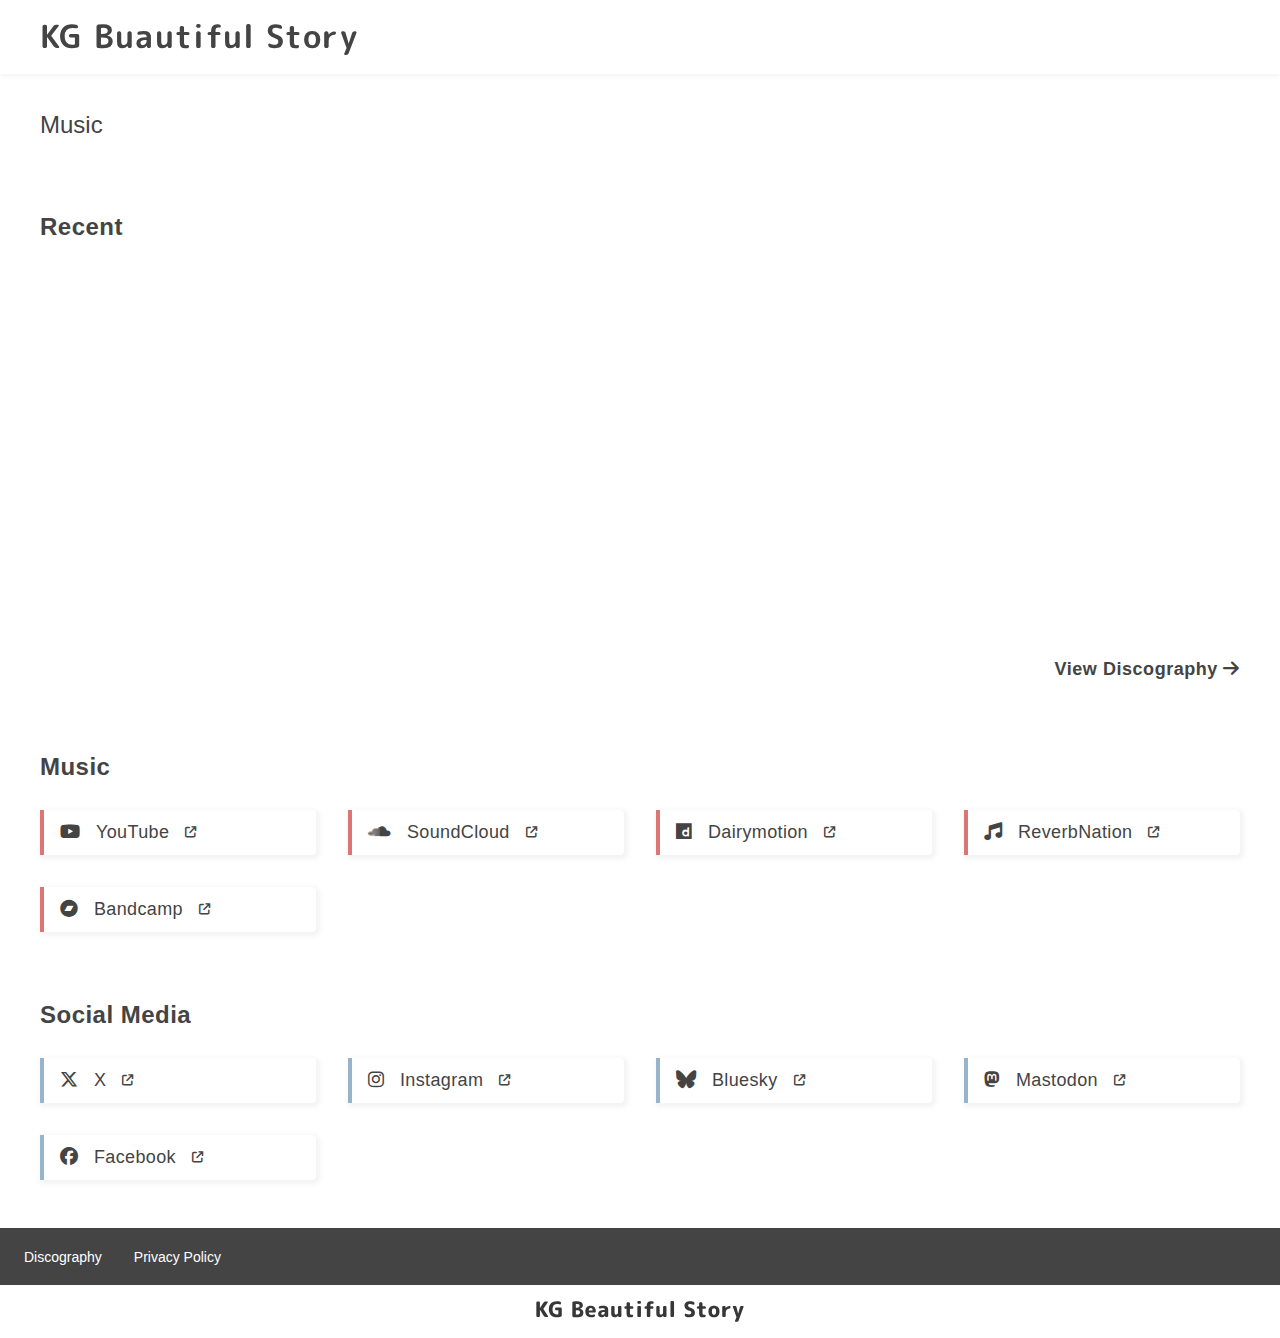
<file: index.html>
<!DOCTYPE html>
<html lang="ja">
<head>
	<meta charset="UTF-8">
	<meta name="viewport" content="width=device-width, initial-scale=1.0">
	<title>KG Buautiful Story</title>
	<meta name="description" content="Music">

	<base href="./index.html">

	<meta property="og:site_name" content="KG Buautiful Story">
	<meta property="og:title" content="KG Buautiful Story">
	<meta property="og:description" content="Music">
	<meta property="og:type" content="website">
	<meta property="og:url" content="https://kg-b7l-story.github.io/KG-Beautiful-Story/">
	<meta property="og:image" content="https://kg-b7l-story.github.io/KG-Beautiful-Story/assets/img/ogp.jpg">

	<meta name="twitter:card" content="summary_large_image">

	<link rel="apple-touch-icon" type="image/png" href="./assets/img/apple-touch-icon-180x180.png">
	<link rel="icon" type="image/png" href="./assets/img/icon-192x192.png">

	<!-- Google Tag Manager -->
	<script>(function(w,d,s,l,i){w[l]=w[l]||[];w[l].push({'gtm.start':
	new Date().getTime(),event:'gtm.js'});var f=d.getElementsByTagName(s)[0],
	j=d.createElement(s),dl=l!='dataLayer'?'&l='+l:'';j.async=true;j.src=
	'https://www.googletagmanager.com/gtm.js?id='+i+dl;f.parentNode.insertBefore(j,f);
	})(window,document,'script','dataLayer','GTM-MFLRN9V2');</script>
	<!-- End Google Tag Manager -->

	<link rel="stylesheet" href="./assets/css/normalize.css">
	<link rel="stylesheet" href="./assets/css/style.css">

	<!-- Google Fonts -->
	<link rel="preconnect" href="https://fonts.googleapis.com">
	<link rel="preconnect" href="https://fonts.gstatic.com" crossorigin>
	<link href="https://fonts.googleapis.com/css2?family=M+PLUS+Rounded+1c:wght@700&display=swap" rel="stylesheet">
	<!-- Google Fonts -->

	<!-- Font Awesome -->
	<link rel="stylesheet" href="./assets/vendor/fontawesome-free-6.5.2-web/css/all.min.css">
	<!-- Font Awesome -->

	<!-- Mastodon -->
	<link rel="me" href="https://mastodon.social/@kg_b7l_story">
	<!-- Mastodon -->

</head>
<body class="body">

	<!-- Google Tag Manager (noscript) -->
	<noscript><iframe src="https://www.googletagmanager.com/ns.html?id=GTM-MFLRN9V2"
	height="0" width="0" style="display:none;visibility:hidden"></iframe></noscript>
	<!-- End Google Tag Manager (noscript) -->

	<div class="container">

		<header class="site-header">
			<h1 class="site-header__title m-plus-rounded-1c-bold inner">KG Buautiful Story</h1>
		</header>
		<!-- /.site-header -->

		<main class="site-main inner">

			<section class="section">
				<p class="lead-text">Music</p>
			</section>

			<section class="section">
				<h2 class="heading heading--2">Recent</h2>

				<ul class="embed-list">
					<li class="embed-item">
						<iframe id="he's-now-say" width="584" height="328" src="https://www.youtube.com/embed/0Xz0GVPS51U?si=AEMfTeJjHhqsXNx_" title="YouTube video player" frameborder="0" allow="accelerometer; autoplay; clipboard-write; encrypted-media; gyroscope; picture-in-picture; web-share" referrerpolicy="strict-origin-when-cross-origin" allowfullscreen></iframe>
					</li>
				</ul>

				<div class="link-wrapper align-right">
					<a class="link" href="./discography/">View Discography <i class="fa-solid fa-arrow-right"></i></a>
				</div>

			</section>
			<!-- /.section -->

			<section class="section">
				<h2 class="heading heading--2">Music</h2>
				<ul class="link-list">
					<li class="link-item link-item--music">
						<a href="https://www.youtube.com/@kg_b7l_story" target="_blank" data-site="YouTube">
							<i class="fa-brands fa-youtube"></i><span>YouTube</span><i class="fa-solid fa-arrow-up-right-from-square fa-2xs"></i>
						</a>
					</li>
					<li class="link-item link-item--music">
						<a href="https://soundcloud.com/kg_b7l_story" target="_blank" data-site="SoundCloud">
							<i class="fa-brands fa-soundcloud"></i><span>SoundCloud</span><i class="fa-solid fa-arrow-up-right-from-square fa-2xs"></i>
						</a>
					</li>
					<li class="link-item link-item--music">
						<a href="https://www.dailymotion.com/kg_b7l_story/videos" target="_blank" data-site="Dairymotion">
							<i class="fa-brands fa-dailymotion"></i><span>Dairymotion</span><i class="fa-solid fa-arrow-up-right-from-square fa-2xs"></i>
						</a>
					</li>
					<li class="link-item link-item--music">
						<a href="https://www.reverbnation.com/kgbeautifulstory" target="_blank" data-site="ReverbNation">
							<i class="fa-solid fa-music"></i><span>ReverbNation</span><i class="fa-solid fa-arrow-up-right-from-square fa-2xs"></i>
						</a>
					</li>
					<li class="link-item link-item--music">
						<a href="https://kg-b7l-story.bandcamp.com/" target="_blank" data-site="Bandcamp">
							<i class="fa-brands fa-bandcamp"></i><span>Bandcamp</span><i class="fa-solid fa-arrow-up-right-from-square fa-2xs"></i>
						</a>
					</li>
				</ul>
				<!-- /.link-list -->
			</section>
			<!-- /.section -->

			<section class="section">
				<h2 class="heading heading--2">Social Media</h2>
				<ul class="link-list">
					<li class="link-item link-item--social-media">
						<a href="https://twitter.com/kg_b7l_story" target="_blank" data-site="X">
							<i class="fa-brands fa-x-twitter"></i><span>X</span><i class="fa-solid fa-arrow-up-right-from-square fa-2xs"></i>
						</a>
					</li>
					<li class="link-item link-item--social-media">
						<a href="https://www.instagram.com/kg_b7l_story/" target="_blank" data-site="Instagram">
							<i class="fa-brands fa-instagram"></i><span>Instagram</span><i class="fa-solid fa-arrow-up-right-from-square fa-2xs"></i>
						</a>
					</li>
					<li class="link-item link-item--social-media">
						<a href="https://bsky.app/profile/kg-b7l-story.bsky.social" target="_blank" data-site="Bluesky">
							<i class="fa-brands fa-bluesky"></i><span>Bluesky</span><i class="fa-solid fa-arrow-up-right-from-square fa-2xs"></i>
						</a>
					</li>
					<li class="link-item link-item--social-media">
						<a href="https://mastodon.social/@kg_b7l_story" target="_blank" data-site="Mastodon">
							<i class="fa-brands fa-mastodon"></i><span>Mastodon</span><i class="fa-solid fa-arrow-up-right-from-square fa-2xs"></i>
						</a>
					</li>
					<li class="link-item link-item--social-media">
						<a href="https://www.facebook.com/kg.b7l.story/" target="_blank" data-site="Facebook">
							<i class="fa-brands fa-facebook"></i><span>Facebook</span><i class="fa-solid fa-arrow-up-right-from-square fa-2xs"></i>
						</a>
					</li>
				</ul>
				<!-- /.link-list -->
			</section>
			<!-- /.section -->

		</main>
		<!-- /.site-main -->

		<footer class="site-footer">
			<div class="footer-site-map">
				<ul class="site-map inner">
					<li class="site-map__item"><a href="./discography/">Discography</a></li>
					<li class="site-map__item"><a href="./privacy-policy/">Privacy Policy</a></li>
				</ul>
			</div>
			<div class="inner">
				<img class="site-footer__logo" src="./assets/img/logo.svg" alt="KG Beautiful Story">
			</div>
		</footer>
		<!-- /.site-footer -->

	</div>
	<!-- /.container -->

</body>
</html>
</file>
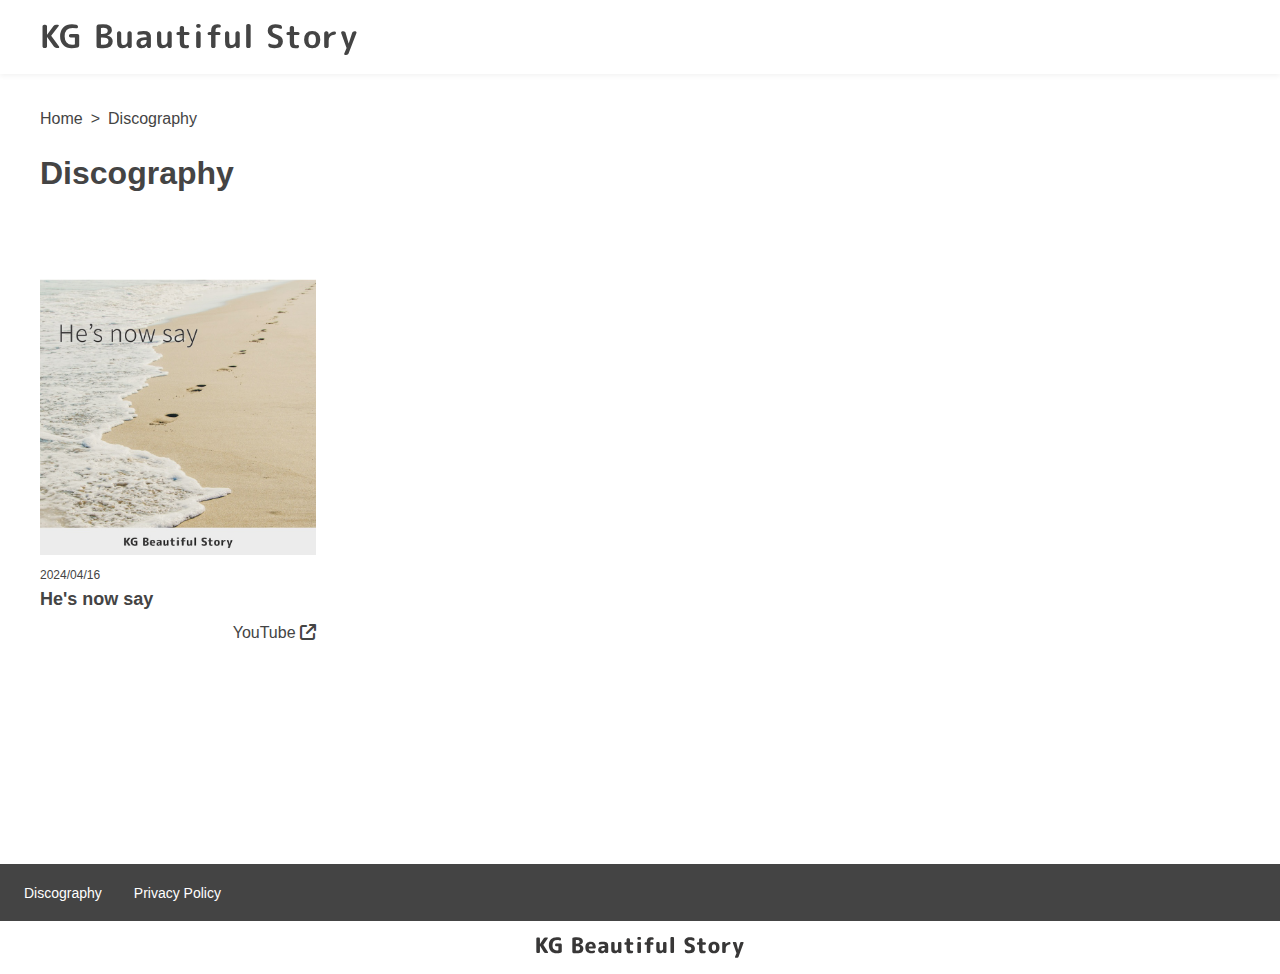
<file: discography/index.html>
<!DOCTYPE html>
<html lang="ja">
<head>
	<meta charset="UTF-8">
	<meta name="viewport" content="width=device-width, initial-scale=1.0">
	<title>Discography | KG Buautiful Story</title>
	<meta name="description" content="Discography">

	<base href="../index.html">

	<meta property="og:site_name" content="KG Buautiful Story">
	<meta property="og:title" content="Discography | KG Buautiful Story">
	<meta property="og:description" content="Discography">
	<meta property="og:type" content="article">
	<meta property="og:url" content="https://kg-b7l-story.github.io/KG-Beautiful-Story/discography/">
	<meta property="og:image" content="https://kg-b7l-story.github.io/KG-Beautiful-Story/assets/img/ogp.jpg">

	<meta name="twitter:card" content="summary_large_image">

	<link rel="apple-touch-icon" type="image/png" href="./assets/img/apple-touch-icon-180x180.png">
	<link rel="icon" type="image/png" href="./assets/img/icon-192x192.png">

	<!-- Google Tag Manager -->
	<script>(function(w,d,s,l,i){w[l]=w[l]||[];w[l].push({'gtm.start':
	new Date().getTime(),event:'gtm.js'});var f=d.getElementsByTagName(s)[0],
	j=d.createElement(s),dl=l!='dataLayer'?'&l='+l:'';j.async=true;j.src=
	'https://www.googletagmanager.com/gtm.js?id='+i+dl;f.parentNode.insertBefore(j,f);
	})(window,document,'script','dataLayer','GTM-MFLRN9V2');</script>
	<!-- End Google Tag Manager -->

	<link rel="stylesheet" href="./assets/css/normalize.css">
	<link rel="stylesheet" href="./assets/css/style.css">

	<!-- Google Fonts -->
	<link rel="preconnect" href="https://fonts.googleapis.com">
	<link rel="preconnect" href="https://fonts.gstatic.com" crossorigin>
	<link href="https://fonts.googleapis.com/css2?family=M+PLUS+Rounded+1c:wght@700&display=swap" rel="stylesheet">
	<!-- Google Fonts -->

	<!-- Font Awesome -->
	<link rel="stylesheet" href="./assets/vendor/fontawesome-free-6.5.2-web/css/all.min.css">
	<!-- Font Awesome -->

</head>
<body class="body">

	<!-- Google Tag Manager (noscript) -->
	<noscript><iframe src="https://www.googletagmanager.com/ns.html?id=GTM-MFLRN9V2"
	height="0" width="0" style="display:none;visibility:hidden"></iframe></noscript>
	<!-- End Google Tag Manager (noscript) -->

	<div class="container">

		<header class="site-header">
			<p class="site-header__title m-plus-rounded-1c-bold inner"><a href="./index.html">KG Buautiful Story</a></p>
		</header>
		<!-- /.site-header -->

		<main class="site-main inner">

			<ol class="breadcrumbs">
				<li class="breadcrumbs__item"><a class="breadcrumbs__text" href="./">Home</a></li>
				<li class="breadcrumbs__item"><span class="breadcrumbs__text">&gt;</span></li>
				<li class="breadcrumbs__item"><span class="breadcrumbs__text">Discography</span></li>
			</ol>

			<h1 class="page-title">Discography</h1>

			<section class="section">

				<ul class="music-list inner">
					<li class="music">
						<a class="music__link" href="./discography/hes-now-say/">
							<figure class="music__image-wrapper">
								<img class="music__image" src="./assets/img/discography/He's-now-say.jpg" alt="He's now say">
							</figure>
							<p class="music__date"><time datetime="2024-04-16">2024/04/16</time></p>
							<h2 class="music__title">He's now say</h2>
						</a>
						<p class="music__link-wrapper"><a href="https://youtu.be/0Xz0GVPS51U?si=O4riaAxDskaa3YHR" class="music__link" target="_blank">YouTube <i class="fa-solid fa-arrow-up-right-from-square"></i></a></p>
					</li>
				</ul>
			</section>
			<!-- /.section -->


		</main>
		<!-- /.site-main -->

		<footer class="site-footer">
			<div class="footer-site-map">
				<ul class="site-map inner">
					<li class="site-map__item"><a href="./discography/">Discography</a></li>
					<li class="site-map__item"><a href="./privacy-policy/">Privacy Policy</a></li>
				</ul>
			</div>
			<div class="inner">
				<img class="site-footer__logo" src="./assets/img/logo.svg" alt="KG Beautiful Story">
			</div>
		</footer>
		<!-- /.site-footer -->

	</div>
	<!-- /.container -->

</body>
</html>
</file>
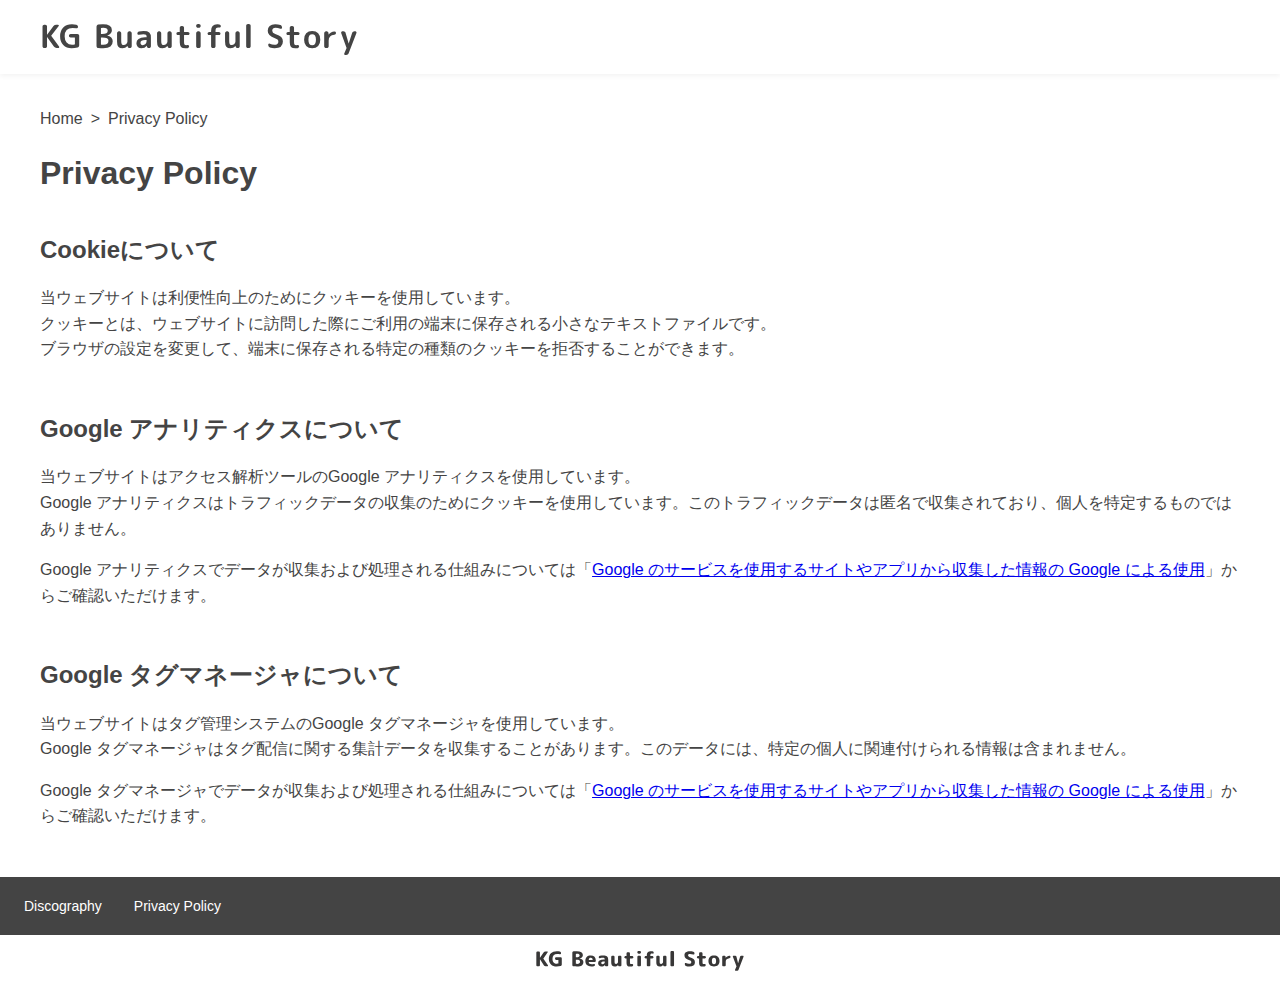
<file: privacy-policy/index.html>
<!DOCTYPE html>
<html lang="ja">
<head>
	<meta charset="UTF-8">
	<meta name="viewport" content="width=device-width, initial-scale=1.0">
	<title>Privacy Policy | KG Buautiful Story</title>
	<meta name="description" content="Privacy Policy">

	<base href="../index.html">

	<meta property="og:site_name" content="KG Buautiful Story">
	<meta property="og:title" content="Privacy Policy | KG Buautiful Story">
	<meta property="og:description" content="Privacy Policy">
	<meta property="og:type" content="article">
	<meta property="og:url" content="https://kg-b7l-story.github.io/KG-Beautiful-Story/privacy-policy/">
	<meta property="og:image" content="https://kg-b7l-story.github.io/KG-Beautiful-Story/assets/img/ogp.jpg">

	<meta name="twitter:card" content="summary_large_image">

	<link rel="apple-touch-icon" type="image/png" href="./assets/img/apple-touch-icon-180x180.png">
	<link rel="icon" type="image/png" href="./assets/img/icon-192x192.png">

	<!-- Google Tag Manager -->
	<script>(function(w,d,s,l,i){w[l]=w[l]||[];w[l].push({'gtm.start':
	new Date().getTime(),event:'gtm.js'});var f=d.getElementsByTagName(s)[0],
	j=d.createElement(s),dl=l!='dataLayer'?'&l='+l:'';j.async=true;j.src=
	'https://www.googletagmanager.com/gtm.js?id='+i+dl;f.parentNode.insertBefore(j,f);
	})(window,document,'script','dataLayer','GTM-MFLRN9V2');</script>
	<!-- End Google Tag Manager -->

	<link rel="stylesheet" href="./assets/css/normalize.css">
	<link rel="stylesheet" href="./assets/css/style.css">

	<!-- Google Fonts -->
	<link rel="preconnect" href="https://fonts.googleapis.com">
	<link rel="preconnect" href="https://fonts.gstatic.com" crossorigin>
	<link href="https://fonts.googleapis.com/css2?family=M+PLUS+Rounded+1c:wght@700&display=swap" rel="stylesheet">
	<!-- Google Fonts -->

	<!-- Font Awesome -->
	<link rel="stylesheet" href="./assets/vendor/fontawesome-free-6.5.2-web/css/all.min.css">
	<!-- Font Awesome -->

</head>
<body class="simple-template">

	<!-- Google Tag Manager (noscript) -->
	<noscript><iframe src="https://www.googletagmanager.com/ns.html?id=GTM-MFLRN9V2"
	height="0" width="0" style="display:none;visibility:hidden"></iframe></noscript>
	<!-- End Google Tag Manager (noscript) -->

	<div class="container">

		<header class="site-header">
			<p class="site-header__title m-plus-rounded-1c-bold inner"><a href="./index.html">KG Buautiful Story</a></p>
		</header>
		<!-- /.site-header -->

		<main class="site-main inner">

			<ol class="breadcrumbs">
				<li class="breadcrumbs__item"><a class="breadcrumbs__text" href="./">Home</a></li>
				<li class="breadcrumbs__item"><span class="breadcrumbs__text">&gt;</span></li>
				<li class="breadcrumbs__item"><span class="breadcrumbs__text">Privacy Policy</span></li>
			</ol>

			<h1 class="page-title">Privacy Policy</h1>

			<section class="section">

				<h2>Cookieについて</h2>

				<p>
					当ウェブサイトは利便性向上のためにクッキーを使用しています。<br>
					クッキーとは、ウェブサイトに訪問した際にご利用の端末に保存される小さなテキストファイルです。<br>
					ブラウザの設定を変更して、端末に保存される特定の種類のクッキーを拒否することができます。
				</p>

				<h2>Google アナリティクスについて</h2>

				<p>
					当ウェブサイトはアクセス解析ツールのGoogle アナリティクスを使用しています。<br>
					Google アナリティクスはトラフィックデータの収集のためにクッキーを使用しています。このトラフィックデータは匿名で収集されており、個人を特定するものではありません。
				</p>
				
				<p>
					Google アナリティクスでデータが収集および処理される仕組みについては「<a href="https://policies.google.com/technologies/partner-sites" target="_blank">Google のサービスを使用するサイトやアプリから収集した情報の Google による使用</a>」からご確認いただけます。
				</p>

				<h2>Google タグマネージャについて</h2>

				<p>
					当ウェブサイトはタグ管理システムのGoogle タグマネージャを使用しています。<br>
					Google タグマネージャはタグ配信に関する集計データを収集することがあります。このデータには、特定の個人に関連付けられる情報は含まれません。
				</p>

				<p>
					Google タグマネージャでデータが収集および処理される仕組みについては「<a href="https://policies.google.com/technologies/partner-sites" target="_blank">Google のサービスを使用するサイトやアプリから収集した情報の Google による使用</a>」からご確認いただけます。
				</p>

			</section>

		</main>
		<!-- /.site-main -->

		<footer class="site-footer">
			<div class="footer-site-map">
				<ul class="site-map inner">
					<li class="site-map__item"><a href="./discography/">Discography</a></li>
					<li class="site-map__item"><a href="./privacy-policy/">Privacy Policy</a></li>
				</ul>
			</div>
			<div class="inner">
				<img class="site-footer__logo" src="./assets/img/logo.svg" alt="KG Beautiful Story">
			</div>
		</footer>
		<!-- /.site-footer -->

	</div>
	<!-- /.container -->

</body>
</html>
</file>
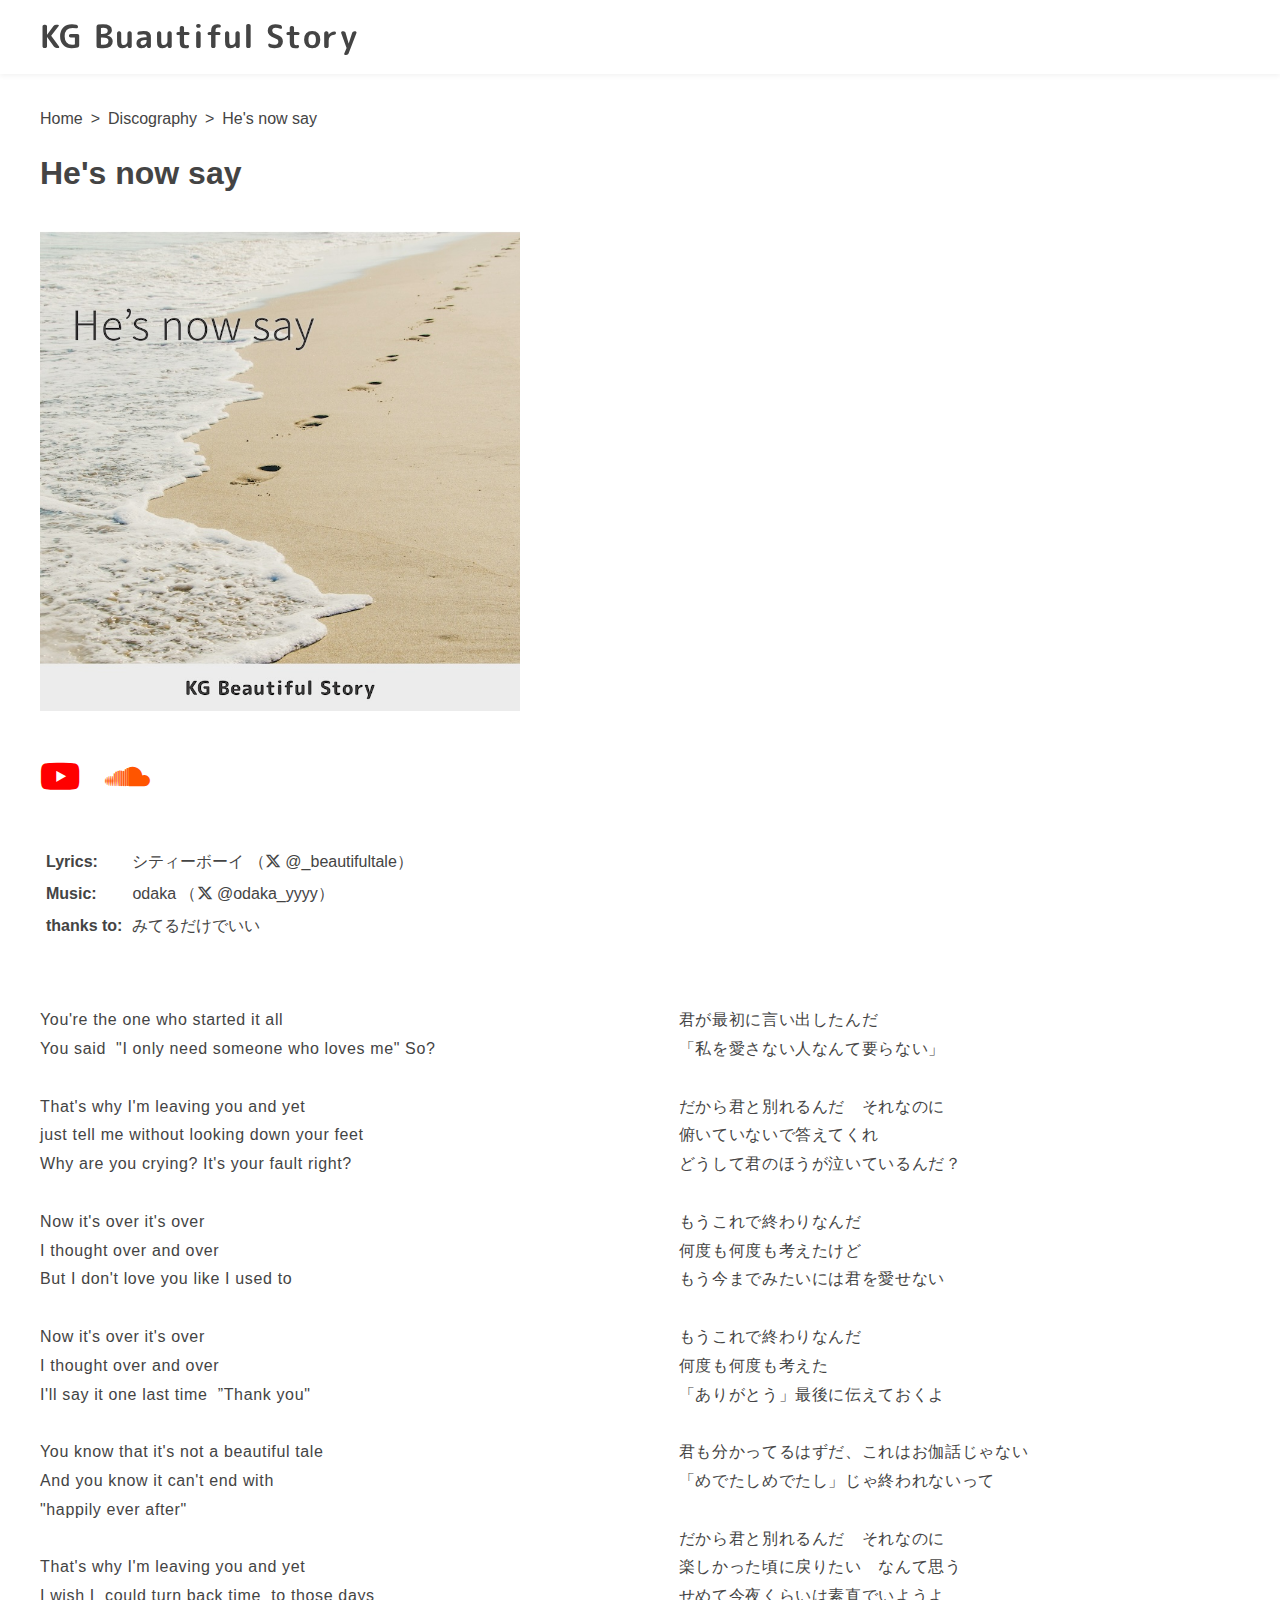
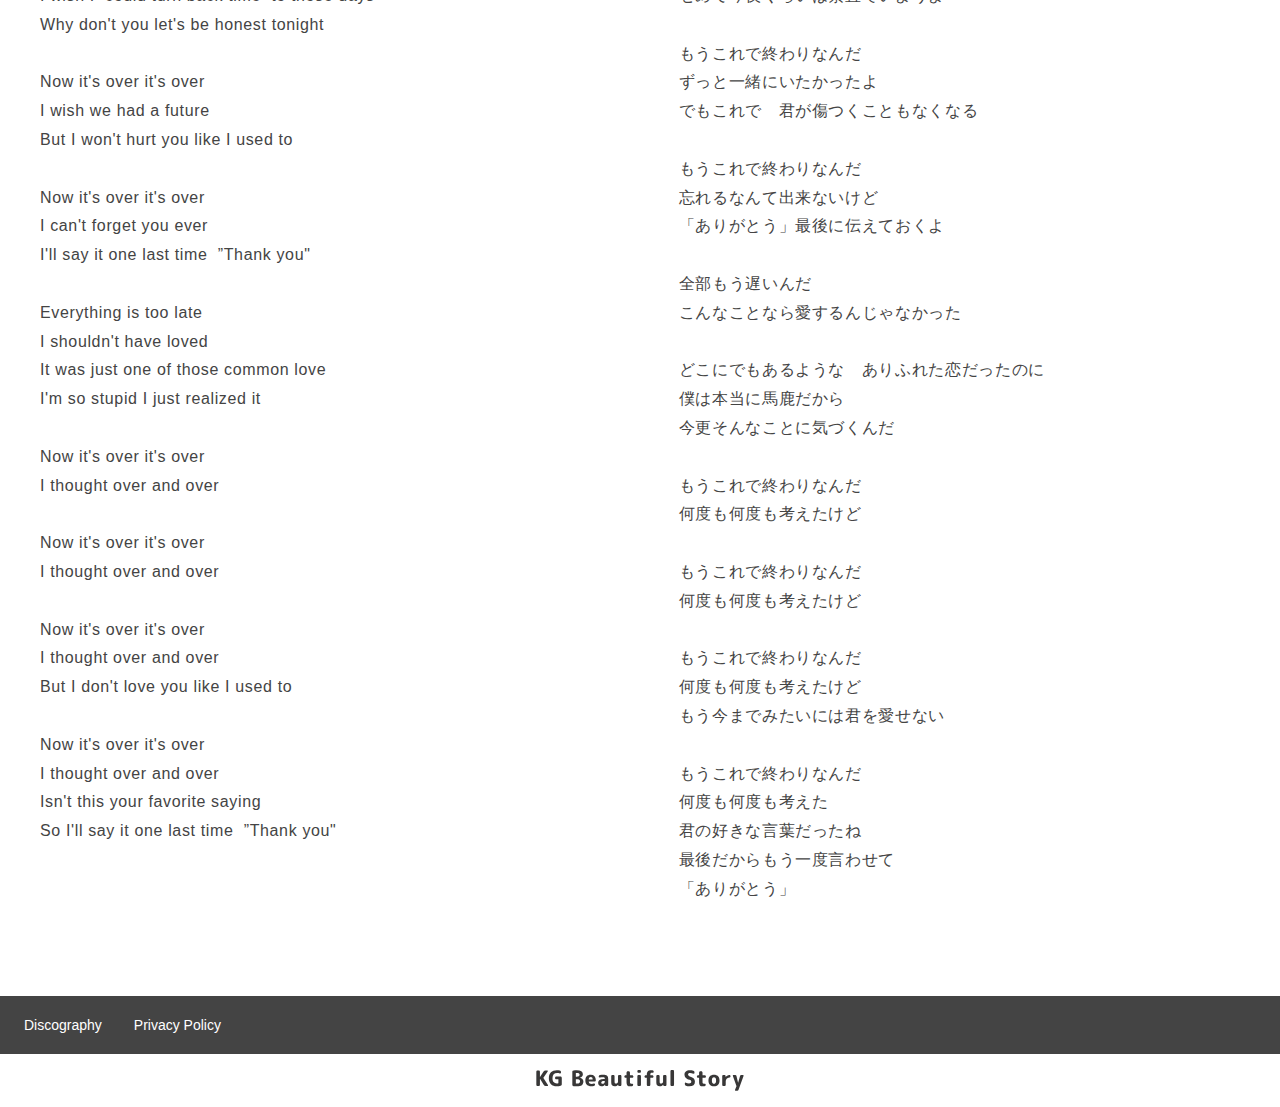
<file: discography/hes-now-say/index.html>
<!DOCTYPE html>
<html lang="ja">
<head>
	<meta charset="UTF-8">
	<meta name="viewport" content="width=device-width, initial-scale=1.0">
	<title>He's now say | KG Buautiful Story</title>
	<meta name="description" content="He's now say">

	<base href="../../index.html">

	<meta property="og:site_name" content="KG Buautiful Story">
	<meta property="og:title" content="He's now say | KG Buautiful Story">
	<meta property="og:description" content="He's now say">
	<meta property="og:type" content="article">
	<meta property="og:url" content="https://kg-b7l-story.github.io/KG-Beautiful-Story/discography/hes-now-say/">
	<meta property="og:image" content="https://kg-b7l-story.github.io/KG-Beautiful-Story/assets/img/ogp.jpg">

	<meta name="twitter:card" content="summary_large_image">

	<link rel="apple-touch-icon" type="image/png" href="./assets/img/apple-touch-icon-180x180.png">
	<link rel="icon" type="image/png" href="./assets/img/icon-192x192.png">

	<!-- Google Tag Manager -->
	<script>(function(w,d,s,l,i){w[l]=w[l]||[];w[l].push({'gtm.start':
	new Date().getTime(),event:'gtm.js'});var f=d.getElementsByTagName(s)[0],
	j=d.createElement(s),dl=l!='dataLayer'?'&l='+l:'';j.async=true;j.src=
	'https://www.googletagmanager.com/gtm.js?id='+i+dl;f.parentNode.insertBefore(j,f);
	})(window,document,'script','dataLayer','GTM-MFLRN9V2');</script>
	<!-- End Google Tag Manager -->

	<link rel="stylesheet" href="./assets/css/normalize.css">
	<link rel="stylesheet" href="./assets/css/style.css">

	<!-- Google Fonts -->
	<link rel="preconnect" href="https://fonts.googleapis.com">
	<link rel="preconnect" href="https://fonts.gstatic.com" crossorigin>
	<link href="https://fonts.googleapis.com/css2?family=M+PLUS+Rounded+1c:wght@700&display=swap" rel="stylesheet">
	<!-- Google Fonts -->

	<!-- Font Awesome -->
	<link rel="stylesheet" href="./assets/vendor/fontawesome-free-6.5.2-web/css/all.min.css">
	<!-- Font Awesome -->

</head>
<body class="body">

	<!-- Google Tag Manager (noscript) -->
	<noscript><iframe src="https://www.googletagmanager.com/ns.html?id=GTM-MFLRN9V2"
	height="0" width="0" style="display:none;visibility:hidden"></iframe></noscript>
	<!-- End Google Tag Manager (noscript) -->

	<div class="container">

		<header class="site-header">
			<p class="site-header__title m-plus-rounded-1c-bold inner"><a href="./index.html">KG Buautiful Story</a></p>
		</header>
		<!-- /.site-header -->

		<main class="site-main inner">

			<ol class="breadcrumbs">
				<li class="breadcrumbs__item"><a class="breadcrumbs__text" href="./">Home</a></li>
				<li class="breadcrumbs__item"><span class="breadcrumbs__text">&gt;</span></li>
				<li class="breadcrumbs__item"><a class="breadcrumbs__text" href="./discography/">Discography</a></li>
				<li class="breadcrumbs__item"><span class="breadcrumbs__text">&gt;</span></li>
				<li class="breadcrumbs__item"><span class="breadcrumbs__text">He's now say</span></li>
			</ol>

			<h1 class="page-title">He's now say</h1>

			<section class="section">

				<img class="cover-image" src="./assets/img/discography/He's-now-say.jpg" alt="KG Beautiful Story - He's now say">

				<ul class="music-link-list">
					<li class="music-link">
						<a href="https://youtu.be/0Xz0GVPS51U?si=LrTogVElxbe-5-d1" target="_blank" aria-label="YouTube">
							<i class="fa-brands fa-youtube"></i>
						</a>
					</li>
					<li class="music-link">
						<a href="https://soundcloud.com/kg_b7l_story/hes-now-say?si=14eb4b33fe99403da01306025d2c1e43&utm_source=clipboard&utm_medium=text&utm_campaign=social_sharing" target="_blank" aria-label="SoundCloud">
							<i class="fa-brands fa-soundcloud"></i>
						</a>
					</li>
				</ul>

				<table class="credit-table">
					<tr>
						<th>Lyrics:</th>
						<td>シティーボーイ （<i class="fa-brands fa-x-twitter"></i> <a href="https://twitter.com/_beautifultale" target="_blank">@_beautifultale</a>）</td>
					</tr>
					<tr>
						<th>Music:</th>
						<td>odaka （<i class="fa-brands fa-x-twitter"></i> <a href="https://twitter.com/odaka_yyyy" target="_blank">@odaka_yyyy</a>）</td>
					</tr>
					<tr>
						<th>thanks to:</th>
						<td>みてるだけでいい</td>
					</tr>
				</table>
				<!-- /.credit-table -->

				<div class="lyrics">
					<pre>
You're the one who started it all
You said  "I only need someone who loves me" So?

That's why I'm leaving you and yet
just tell me without looking down your feet
Why are you crying? It's your fault right?

Now it's over it's over
I thought over and over
But I don't love you like I used to

Now it's over it's over
I thought over and over
I'll say it one last time  ”Thank you"

You know that it's not a beautiful tale
And you know it can't end with
"happily ever after"

That's why I'm leaving you and yet
I wish I  could turn back time  to those days
Why don't you let's be honest tonight

Now it's over it's over
I wish we had a future
But I won't hurt you like I used to

Now it's over it's over
I can't forget you ever
I'll say it one last time  ”Thank you"

Everything is too late
I shouldn't have loved
It was just one of those common love
I'm so stupid I just realized it

Now it's over it's over
I thought over and over

Now it's over it's over
I thought over and over

Now it's over it's over
I thought over and over
But I don't love you like I used to

Now it's over it's over
I thought over and over
Isn't this your favorite saying
So I'll say it one last time  ”Thank you"
					</pre>
					<pre>
君が最初に言い出したんだ
「私を愛さない人なんて要らない」

だから君と別れるんだ　それなのに
俯いていないで答えてくれ
どうして君のほうが泣いているんだ？

もうこれで終わりなんだ
何度も何度も考えたけど
もう今までみたいには君を愛せない

もうこれで終わりなんだ
何度も何度も考えた
「ありがとう」最後に伝えておくよ

君も分かってるはずだ、これはお伽話じゃない
「めでたしめでたし」じゃ終われないって

だから君と別れるんだ　それなのに
楽しかった頃に戻りたい　なんて思う
せめて今夜くらいは素直でいようよ

もうこれで終わりなんだ
ずっと一緒にいたかったよ
でもこれで　君が傷つくこともなくなる

もうこれで終わりなんだ
忘れるなんて出来ないけど
「ありがとう」最後に伝えておくよ

全部もう遅いんだ
こんなことなら愛するんじゃなかった

どこにでもあるような　ありふれた恋だったのに
僕は本当に馬鹿だから
今更そんなことに気づくんだ

もうこれで終わりなんだ
何度も何度も考えたけど

もうこれで終わりなんだ
何度も何度も考えたけど

もうこれで終わりなんだ
何度も何度も考えたけど
もう今までみたいには君を愛せない

もうこれで終わりなんだ
何度も何度も考えた
君の好きな言葉だったね
最後だからもう一度言わせて
「ありがとう」
					</pre>
				</div>

			</section>

		</main>
		<!-- /.site-main -->

		<footer class="site-footer">
			<div class="footer-site-map">
				<ul class="site-map inner">
					<li class="site-map__item"><a href="./discography/">Discography</a></li>
					<li class="site-map__item"><a href="./privacy-policy/">Privacy Policy</a></li>
				</ul>
			</div>
			<div class="inner">
				<img class="site-footer__logo" src="./assets/img/logo.svg" alt="KG Beautiful Story">
			</div>
		</footer>
		<!-- /.site-footer -->

	</div>
	<!-- /.container -->

</body>
</html>
</file>
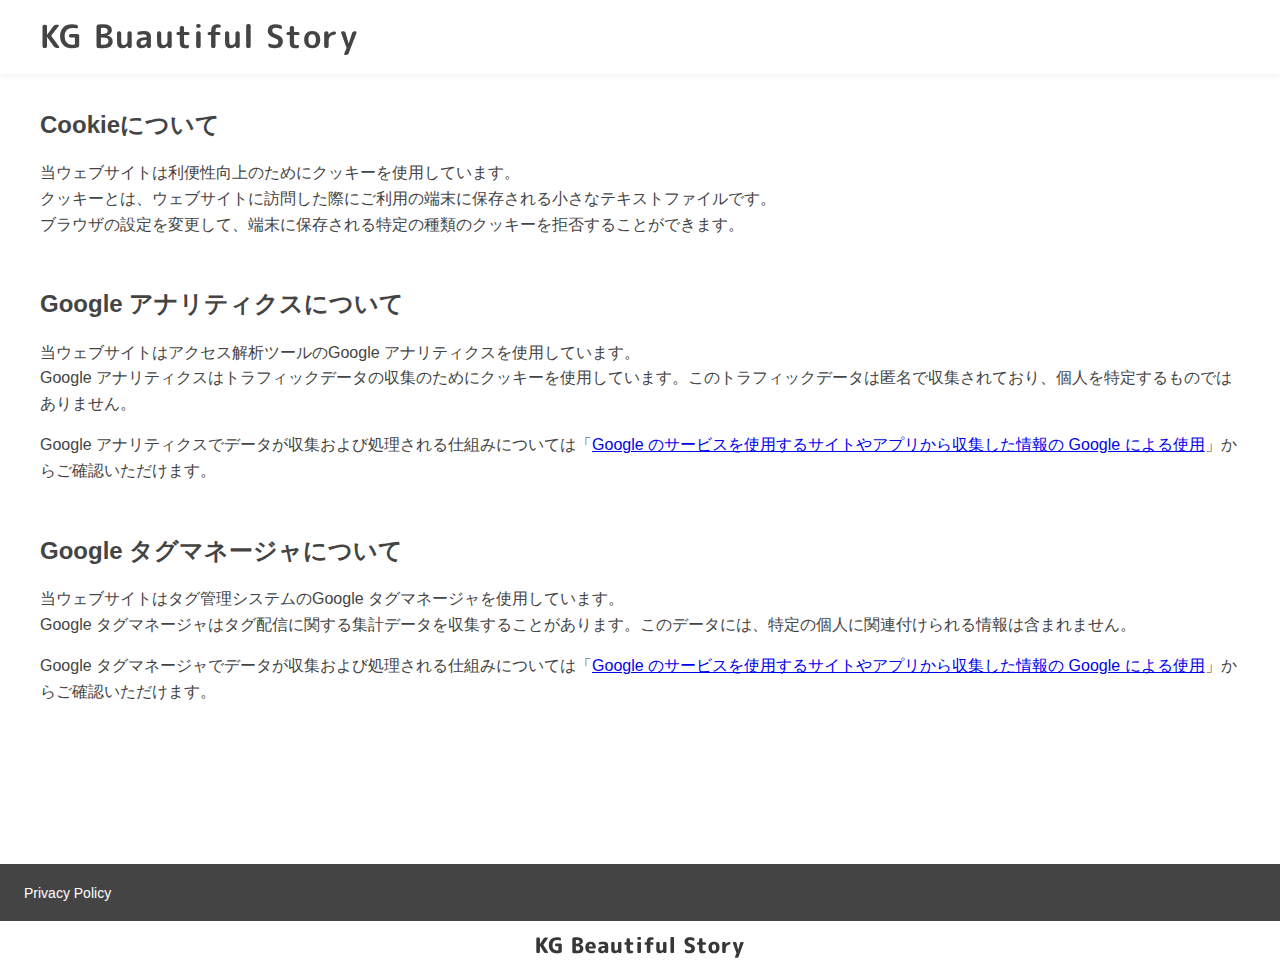
<file: privacy-policy.html>
<!DOCTYPE html>
<html lang="ja">
<head>
	<meta charset="UTF-8">
	<meta name="viewport" content="width=device-width, initial-scale=1.0">
	<title>Privacy Policy | KG Buautiful Story</title>
	<meta name="description" content="Privacy Policy">

	<base href="./index.html">

	<meta property="og:site_name" content="KG Buautiful Story">
	<meta property="og:title" content="Privacy Policy | KG Buautiful Story">
	<meta property="og:description" content="Privacy Policy">
	<meta property="og:type" content="article">
	<meta property="og:url" content="https://kg-b7l-story.github.io/KG-Beautiful-Story/privacy-policy.html">
	<meta property="og:image" content="https://kg-b7l-story.github.io/KG-Beautiful-Story/assets/img/ogp.jpg">

	<meta name="twitter:card" content="summary_large_image">

	<!-- Google Tag Manager -->
	<script>(function(w,d,s,l,i){w[l]=w[l]||[];w[l].push({'gtm.start':
	new Date().getTime(),event:'gtm.js'});var f=d.getElementsByTagName(s)[0],
	j=d.createElement(s),dl=l!='dataLayer'?'&l='+l:'';j.async=true;j.src=
	'https://www.googletagmanager.com/gtm.js?id='+i+dl;f.parentNode.insertBefore(j,f);
	})(window,document,'script','dataLayer','GTM-MFLRN9V2');</script>
	<!-- End Google Tag Manager -->

	<link rel="stylesheet" href="./assets/css/normalize.css">
	<link rel="stylesheet" href="./assets/css/style.css">

	<!-- Google Fonts -->
	<link rel="preconnect" href="https://fonts.googleapis.com">
	<link rel="preconnect" href="https://fonts.gstatic.com" crossorigin>
	<link href="https://fonts.googleapis.com/css2?family=M+PLUS+Rounded+1c:wght@700&display=swap" rel="stylesheet">
	<!-- Google Fonts -->

	<!-- Font Awesome -->
	<link rel="stylesheet" href="./assets/vendor/fontawesome-free-6.5.2-web/css/all.min.css">
	<!-- Font Awesome -->

</head>
<body class="simple-template">

	<!-- Google Tag Manager (noscript) -->
	<noscript><iframe src="https://www.googletagmanager.com/ns.html?id=GTM-MFLRN9V2"
	height="0" width="0" style="display:none;visibility:hidden"></iframe></noscript>
	<!-- End Google Tag Manager (noscript) -->

	<div class="container">

		<header class="site-header">
			<p class="site-header__title m-plus-rounded-1c-bold inner"><a href="./index.html">KG Buautiful Story</a></p>
		</header>
		<!-- /.site-header -->

		<main class="site-main inner">

			<section class="section">

				<h2>Cookieについて</h2>

				<p>
					当ウェブサイトは利便性向上のためにクッキーを使用しています。<br>
					クッキーとは、ウェブサイトに訪問した際にご利用の端末に保存される小さなテキストファイルです。<br>
					ブラウザの設定を変更して、端末に保存される特定の種類のクッキーを拒否することができます。
				</p>

				<h2>Google アナリティクスについて</h2>

				<p>
					当ウェブサイトはアクセス解析ツールのGoogle アナリティクスを使用しています。<br>
					Google アナリティクスはトラフィックデータの収集のためにクッキーを使用しています。このトラフィックデータは匿名で収集されており、個人を特定するものではありません。
				</p>
				
				<p>
					Google アナリティクスでデータが収集および処理される仕組みについては「<a href="https://policies.google.com/technologies/partner-sites" target="_blank">Google のサービスを使用するサイトやアプリから収集した情報の Google による使用</a>」からご確認いただけます。
				</p>

				<h2>Google タグマネージャについて</h2>

				<p>
					当ウェブサイトはタグ管理システムのGoogle タグマネージャを使用しています。<br>
					Google タグマネージャはタグ配信に関する集計データを収集することがあります。このデータには、特定の個人に関連付けられる情報は含まれません。
				</p>

				<p>
					Google タグマネージャでデータが収集および処理される仕組みについては「<a href="https://policies.google.com/technologies/partner-sites" target="_blank">Google のサービスを使用するサイトやアプリから収集した情報の Google による使用</a>」からご確認いただけます。
				</p>

			</section>

		</main>
		<!-- /.site-main -->

		<footer class="site-footer">
			<div class="footer-site-map">
				<ul class="site-map inner">
					<li class="site-map__item"><a href="./privacy-policy.html">Privacy Policy</a></li>
				</ul>
			</div>
			<div class="inner">
				<img class="site-footer__logo" src="./assets/img/logo.svg" alt="KG Beautiful Story">
			</div>
		</footer>
		<!-- /.site-footer -->

	</div>
	<!-- /.container -->

</body>
</html>
</file>
<file: assets/css/style.css>
@charset "UTF-8";


*,
*:before,
*:after {
	box-sizing: border-box;
}

img {
	max-width: 100%;
	height: auto;
	vertical-align: middle;
}

iframe {
	max-width: 100%;
	height: auto;
	aspect-ratio: 16 / 9;
}


:root {
	--white: #fff;
	--black: #444;
	--light-gray: #ddd;
	--red: #de7575;
	--blue: #96b4cc;

	--youtube-red: #ff0000;
	--soundcloud-orange: #ff5500;

	--header-height: 74px;

	--page-inner-width: 1200px;
	--page-padding-inline: 16px;

	--z-index-header: 100;
}

@media (max-width: 480px) {
	:root {
		--header-height: 56px;
	}
}

html,
body {
	overflow-x: hidden;
}

body {
	line-height: 1.6;
	font-family: sans-serif;
	color: var(--black);
	background-color: var(--white);
}


.container {
	display: flex;
	flex-direction: column;
	min-height: 100vh;
	margin-top: var(--header-height);
}

.inner {
	width: calc(1200px + (var(--page-padding-inline) * 2));
	max-width: 100%;
	margin-inline: auto;
	padding-inline: var(--page-padding-inline);
}

.section + .section {
	margin-top: 64px;
}

.section > :first-child {
	margin-top: 0;
}

.section > :last-child {
	margin-bottom: 0;
}

@media (max-width: 480px) {
	.section + .section {
		margin-top: 48px;
	}
}

.site-header {
	position: fixed;
	top: 0;
	left: 0;
	display: flex;
	align-items: center;
	width: 100%;
	height: var(--header-height);
	background-color: rgba(255, 255, 255, 0.6);
	box-shadow: 0 2px 5px 0 rgba(0, 0, 0, 0.05);
	-webkit-backdrop-filter: blur(10px);
	backdrop-filter: blur(10px);
	z-index: var(--z-index-header);
}

.site-header__title {
	margin-block: 0px;
	letter-spacing: 0.04em;
	line-height: 1.3;
	font-weight: 700;
	font-size: 32px;
}

.site-header__title > a {
	text-decoration: none;
	color: inherit;
}

.site-header__title > a:is(:hover, :focus) {
	text-decoration: underline;
}

@media (max-width: 480px) {
	.site-header__title {
		font-size: 24px;
	}
}

.site-main {
	flex: 1 1 auto;
	padding-top: 32px;
	padding-bottom: 48px;
}

.site-main > :first-child {
	margin-top: 0;
}

.site-main > :last-child {
	margin-bottom: 0;
}

@media (max-width: 480px) {
	.site-main {
		padding-top: 24px;
		padding-bottom: 32px;
	}
}

.site-footer {
	flex: 0 0 auto;
}

.site-footer__logo {
	display: block;
	width: 240px;
	max-width: 100%;
	margin: 0 auto;
	padding-block: 16px;
	padding-inline: var(--page-padding-inline);
}

.footer-site-map {
	padding-block: 16px;
	padding-inline: var(--page-padding-inline);
	background-color: var(--black);
	color: var(--white);
}

.footer-site-map * {
	color: inherit;
}

.site-map {
	display: flex;
	flex-wrap: wrap;
	gap: 12px 32px;
	margin-block: 0;
	padding: 0;
	list-style: none;
}

.site-map__item a {
	text-decoration: none;
	font-size: 14px;
}

.site-map__item a:is(:hover, :focus) {
	text-decoration: underline;
}

.heading {
	letter-spacing: 0.02em;
	font-weight: 700;
}

.heading.heading--2 {
	margin-top: 0;
	margin-bottom: 20px;
}

@media (max-width: 480px) {
	.heading.heading--2 {
		margin-bottom: 16px;
	}
}

.lead-text {
	font-size: 24px;
}

.embed-list {
	display: grid;
	grid-template-columns: repeat(auto-fit, minmax(278px, 1fr));
	gap: 32px;
	margin-block: 24px;
	margin-inline: 0;
	padding: 0;
	list-style: none;
}

@media (max-width: 480px) {
	.embed-list {
		margin-block: 16px;
	}
}


.link-list {
	display: grid;
	grid-template-columns: repeat(auto-fill, minmax(240px, 1fr));
	gap: 32px;
	margin-block: 24px;
	margin-inline: 0;
	padding: 0;
	list-style: none;
}

.link-item {
	--border-color: var(--red);
	border-radius: 0 4px 4px 0;
	border-width: 0 0 0 4px;
	border-style: solid;
	border-color: transparent transparent transparent var(--border-color);
	background-color: var(--white);
	box-shadow: 2px 2px 5px 2px rgba(0, 0, 0, 0.05);
	transition: border-color 0.3s ease-out;
}

.link-item.link-item--music {
	--border-color: var(--red);
}

.link-item.link-item--social-media {
	--border-color: var(--blue);
}

.link-item a {
	display: flex;
	align-items: center;
	gap: 16px;
	width: 100%;
	padding: 8px 16px;
	text-decoration: none;
	font-size: 18px;
	color: inherit;
}

.link-item a span {
	letter-spacing: 0.02em;
}

.link-item a:is(:hover, :focus) span {
	text-decoration: underline;
}

@media (max-width: 480px) {
	.link-list {
		gap: 24px;
		margin-block: 16px;
	}
}

.m-plus-rounded-1c-bold {
	font-family: "M PLUS Rounded 1c", sans-serif;
	font-weight: 700;
	font-style: normal;
}


:where(.simple-template) {
	h2 {
		margin-top: 48px;
		margin-bottom: 16px;
		font-weight: 700;
		font-size: 24px;
	}

	p {
		font-size: 16px;
	}
}

@media (max-width: 480px) {
	:where(.simple-template) {
		h2 {
			margin-top: 32px;
			margin-bottom: 12px;
			font-size: 20px;
		}

		p {
			font-size: 14px;
		}
	}
}

.link-wrapper {
	margin-block: 48px;
}

.link {
	letter-spacing: 0.03em;
	font-weight: 700;
	font-size: 18px;
	text-decoration: none;
	color: var(--black);
}

.link:is(:hover, :focus) {
	text-decoration: underline;
}

.align-center {
	text-align: center;
}

.align-right {
	text-align: right;
}

.music-list {
	display: grid;
	gap: 104px 32px;
	grid-template-columns: repeat(auto-fill, minmax(240px, 1fr));
	margin-block: 24px;
	padding-block: 48px;
	padding-inline: 0;
	list-style: none;
}

.music {}

.music__link-wrapper {
	margin-top: 8px;
	margin-bottom: 0;
	text-align: right;
}
.music__link {
	display: block;
	text-decoration: none;
	color: inherit;
}

.music__link:is(:hover, :focus) {
	text-decoration: underline;
}

.music__link:is(:hover, :focus) .music__image {
	box-shadow: 0 0 12px 8px rgba(0, 0, 0, 0.16);
	rotate: 4deg;
	scale: 1.05;
	z-index: 1;
}

.music__image-wrapper {
	position: relative;
	margin: 0;
}

.music__image-wrapper::after {
	content: "";
	position: absolute;
	top: 50%;
	left: 50%;
	display: block;
	width: 90%;
	height: 90%;
	background-repeat: no-repeat;
	background-size: contain;
	background-image: url("../img/record.png");
	translate: -50% -50%;
	filter: brightness(0.8) hue-rotate(0deg) saturate(1.5);
	transition: top 0.3s ease-out, left 0.3s ease-out;
	z-index: -1;
}

.music:nth-child(2n + 2) .music__image-wrapper::after {
	filter: brightness(0.8) hue-rotate(90deg) saturate(1.5);
}

.music:nth-child(3n + 3) .music__image-wrapper::after {
	filter: brightness(0.8) hue-rotate(180deg) saturate(1.5);
}

.music:nth-child(4n + 4) .music__image-wrapper::after {
	filter: brightness(0.8) hue-rotate(270deg) saturate(1.5);
}

.music__link:is(:hover, :focus) .music__image-wrapper::after {
	top: calc(50% - 32%);
	left: calc(50% + 3%);
	animation: record-spin 3s linear infinite;
}

@keyframes record-spin {
	from {
		transform: rotate(0deg);
	}
	to {
		transform: rotate(360deg);
	}
}


.music__image {
	aspect-ratio: 1 / 1;
	object-fit: cover;
	object-position: center;
	transition: rotate 0.3s ease-out, box-shadow 0.3s ease-out, scale 0.3s ease-out;
}

.music__title {
	margin-block: 0;
	line-height: 1.4;
	font-size: 18px;
}

.music__date {
	margin-block: 14px 6px;
	line-height: 1;
	font-size: 12px;
}

.breadcrumbs {
	display: flex;
	flex-wrap: wrap;
	gap: 2px 8px;
	margin-block: 16px;
	margin-inline: 0;
	padding: 0;
	list-style: none;
}

.breadcrumbs__item {}

.breadcrumbs__text {
	text-decoration: none;
	color: inherit;
}

.breadcrumbs__item:last-child .breadcrumbs__text {
}

a.breadcrumbs__text:is(:hover, :focus) {
	text-decoration: underline;
}

@media (max-width: 480px) {
	.breadcrumbs__item {
		font-size: 12px;
	}
}

.page-title {
	margin-block: 16px 32px;
	font-size: 32px;
}

@media (max-width: 480px) {
	.page-title {
		margin-block: 16px 24px;
		font-size: 24px;
	}
}

.credit-table {
	margin-block: 24px;
}

.credit-table :is(th, td) {
	padding-block: 2px;
	padding-inline: 4px;
	font-size: 16px;
}

.credit-table th {
	text-align: left;
}

.credit-table td {
	text-align: left;
}

.credit-table a {
	text-decoration: none;
	color: inherit;
}

.credit-table a:is(:hover, :focus) {
	text-decoration: underline;
}


@media (max-width: 480px) {
	.credit-table {
		margin-block: 16px;
	}

	.credit-table tr {
		display: flex;
		flex-direction: column;
	}

	.credit-table tr + tr {
		margin-top: 6px;
	}

	.credit-table :is(th, td) {
		padding-block: 2px;
		padding-inline: 2px;
		font-size: 14px;
	}

	.credit-table th {
		text-align: left;
	}
}

.lyrics {
	display: flex;
	flex-wrap: wrap;
	gap: 48px;
	margin-block: 48px;
}

.lyrics pre {
	flex: 1 1 auto;
	white-space: break-spaces;
	letter-spacing: 0.04em;
	line-height: 1.8;
	font-family: sans-serif;
	font-size: 16px;
}

@media (max-width: 480px) {
	.lyrics {
		gap: 24px;
		margin-block: 24px;
	}

	.lyrics pre {
		font-size: 14px;
	}
}

.music-link-list {
	display: flex;
	gap: 24px;
	margin-block: 48px;
	margin-inline: 0;
	padding: 0;
	list-style: none;
}

.music-link-list .fa-brands {
	font-size: 36px;
	transition: color 0.1s ease-out;
}

.music-link a:is(:hover, :focus) .fa-brands {
	color: var(--black);
}

.music-link a[href=""] {
	display: none;
}

.music-link-list .fa-youtube {
	color: var(--youtube-red);
}

.music-link-list .fa-soundcloud {
	color: var(--soundcloud-orange);
}

.cover-image {
	display: block;
	width: 480px;
	max-width: 100%;
	margin-block: 48px;
}
</file>
